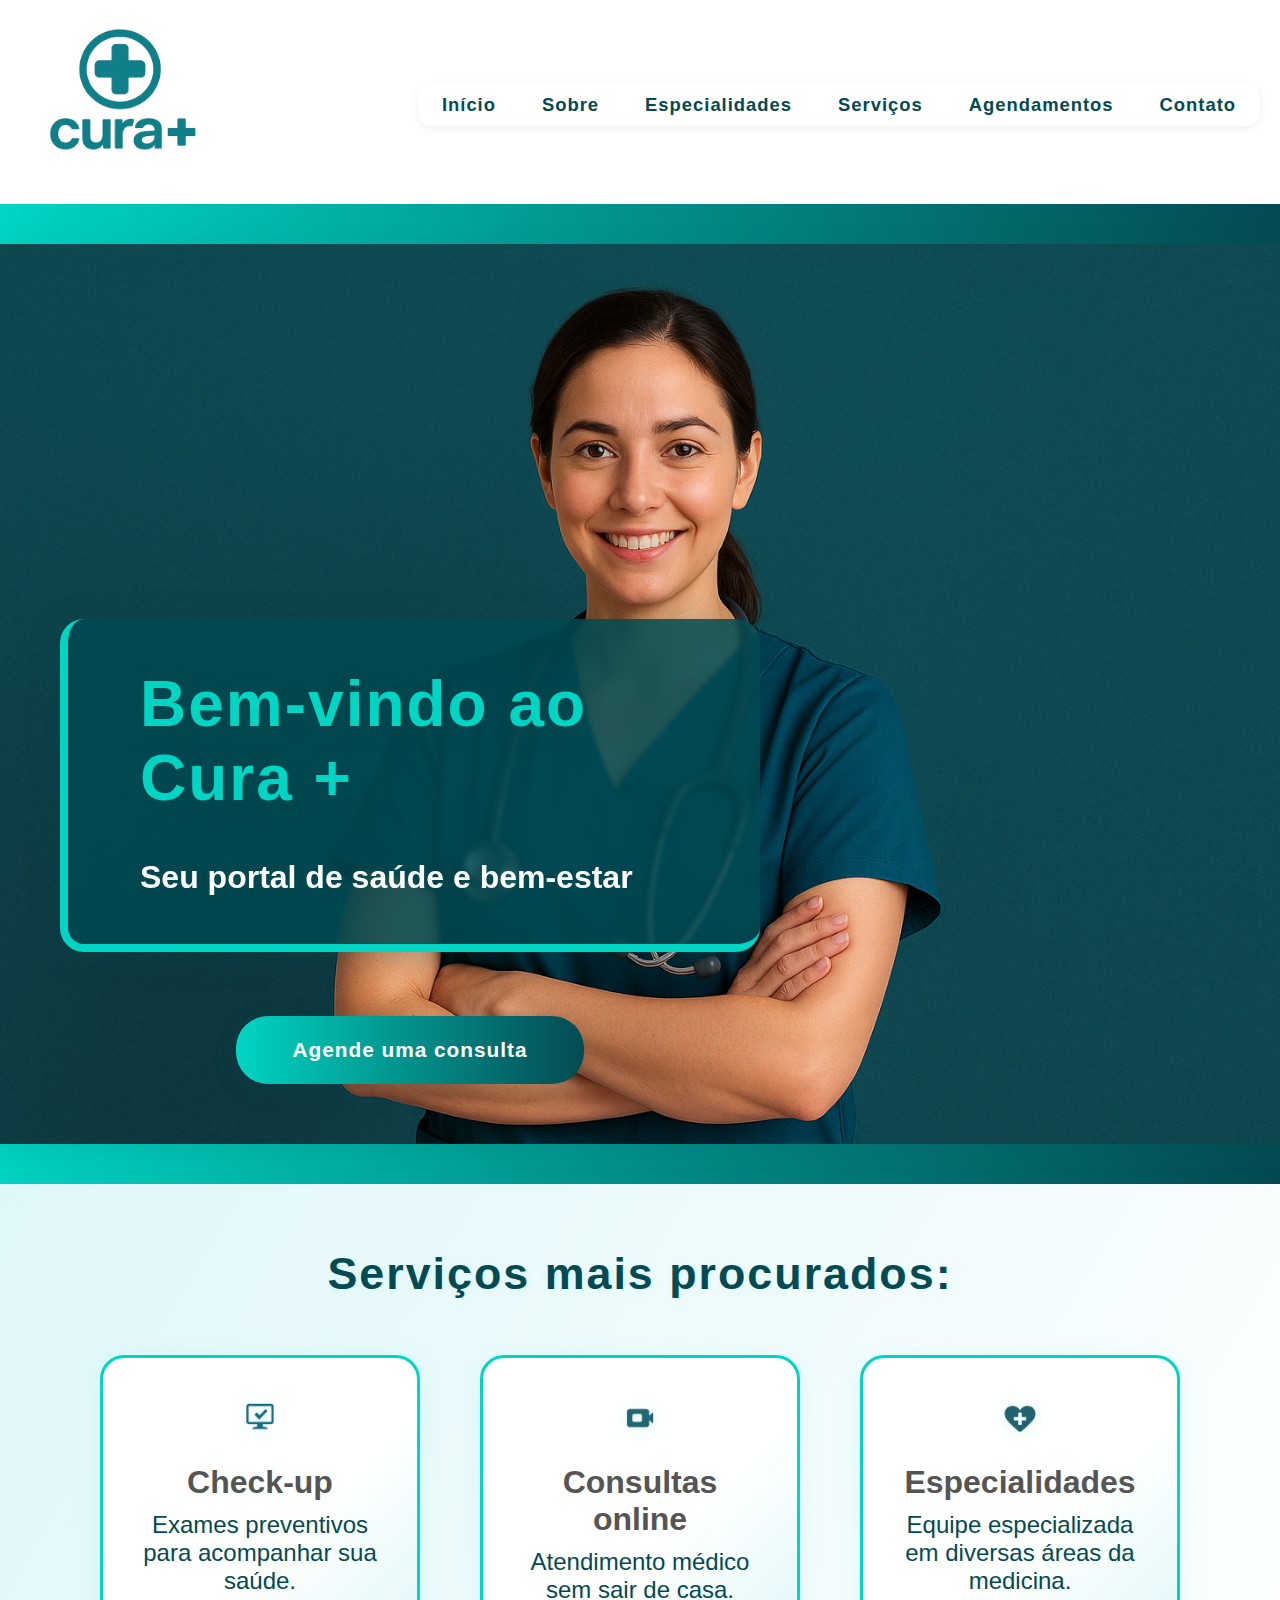
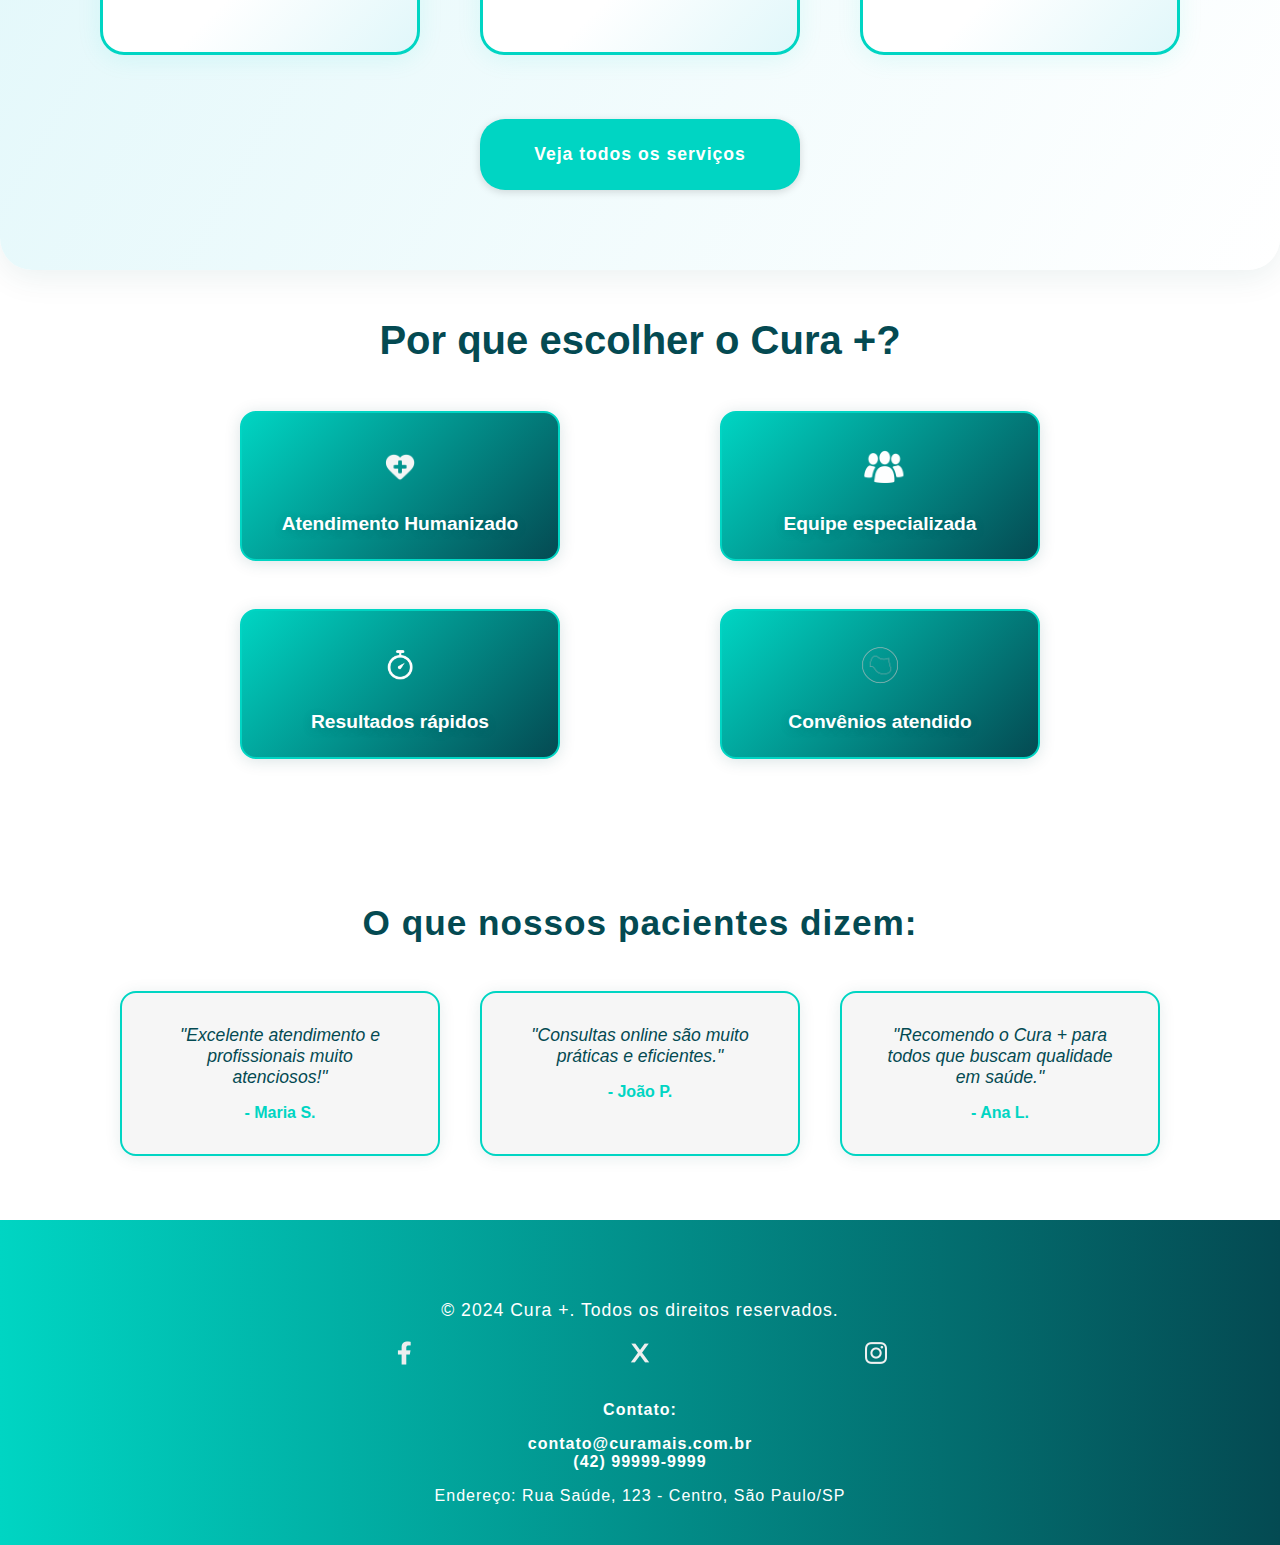
<file: index.html>
<!DOCTYPE html>
<html lang="pt-br">
<head>
  <meta charset="UTF-8">
  <meta name="viewport" content="width=device-width, initial-scale=1.0">
  <title>Cura +</title>
  <link rel="stylesheet" href="style.css">
  <link rel="stylesheet" href="especialidades-style.css">
</head>
<body>
  <header>
    <a href="index.html"><img src="logo2.png" alt="Logo Cura +" width="200px"></a>
    <nav>
      <ul>
        <li><a href="index.html">Início</a></li>
        <li><a href="sobre.html">Sobre</a></li>
        <li><a href="especialidades.html">Especialidades</a></li>
        <li><a href="#servicos">Serviços</a></li>
        <li><a href="agendamento.html">Agendamentos</a></li>
        <li><a href="#footer">Contato</a></li>
      </ul>
    </nav>
  </header>
  <div class="divisoria"></div>
  <main>
    <section id="hero">
    <div class="hero-content">
        <div class="hero-text">
            <h1>Bem-vindo ao Cura +</h1>
            <p>Seu portal de saúde e bem-estar</p>
        </div>
        <a href="agendamento.html" class="btn">Agende uma consulta</a>
      </div>
    </section>

    <div class="divisoria"></div>

<section id="servicos">
  <h2>Serviços mais procurados:</h2>
  <div class="procurados">
    <dl>
      <div>
        <img src="check.png" alt="serviço check-up">
        <dt>Check-up</dt>
        <dd>Exames preventivos para acompanhar sua saúde.</dd>
      </div>
      <div>
        <img src="online.png" alt="serviço online" width="20px">
        <dt>Consultas online</dt>
        <dd>Atendimento médico sem sair de casa.</dd>
      </div>
      <div>
        <img src="Especialidades.png" alt="Especialidades">
        <dt>
          <a href="especialidades.html" class="card-link">Especialidades</a>
        </dt>
        <dd>Equipe especializada em diversas áreas da medicina.</dd>
      </div>
    </dl>

    <a href="servicos.html" class="btn">Veja todos os serviços</a>
  </div>
</section>

<section id="escolha">
  <h2>Por que escolher o Cura +?</h2>
  <div class="escolha-conteudo">
    <ul>
      <div>
        <img src="atendimento.png" alt="atendimento humanizado" >
        <li>Atendimento Humanizado</li>
      </div>
      <div>
        <img src="equipe.png" alt="equipe">
        <li>Equipe especializada</li>
      </div>
      <div>
        <img src="rapido.png" alt="resultado rápido">
        <li>Resultados rápidos</li>
      </div>
      <div>
        <img src="convenio.png" alt="covenios atendido">
        <li>Convênios atendido</li>
      </div>
    </ul>
  </div>
</section>

<section id="depoimentos">
  <h2>O que nossos pacientes dizem:</h2>
  <div class="depoimentos-conteudo">
    <div class="depoimento">
      <p>"Excelente atendimento e profissionais muito atenciosos!"</p>
      <span>- Maria S.</span>
    </div>
    <div class="depoimento">
      <p>"Consultas online são muito práticas e eficientes."</p>
      <span>- João P.</span>
    </div>
    <div class="depoimento">
      <p>"Recomendo o Cura + para todos que buscam qualidade em saúde."</p>
      <span>- Ana L.</span>
    </div>
  </div>
</section>

<div class="divisoria"></div>

<footer id="footer">
  <p>&copy; 2024 Cura +. Todos os direitos reservados.</p>
  <div class="social-media">
    <a href="https://facebook.com" target="_blank" rel="noopener noreferrer">
      <img src="facebook.png" alt="Facebook" width="48px">
    </a>
    <a href="https://x.com/"><img src="X.png" alt="X" width="48px"></a>
    <a href="https://www.instagram.com/"><img src="instagram.png" alt="Instagram" width="48px"></a>
  </div>
  <div class="contato-footer">
    <p><strong>Contato:</strong></p>
    <p>
      <a href="mailto:contato@curamais.com.br">contato@curamais.com.br</a> <br>
      <a href="tel:+5542999999999">(42) 99999-9999</a>
    </p>
    <p>Endereço: Rua Saúde, 123 - Centro, São Paulo/SP</p>
  </div>
</footer>
<script src="global.js" defer></script>
<script src="social.js" defer></script>
</body>
</html>
</file>
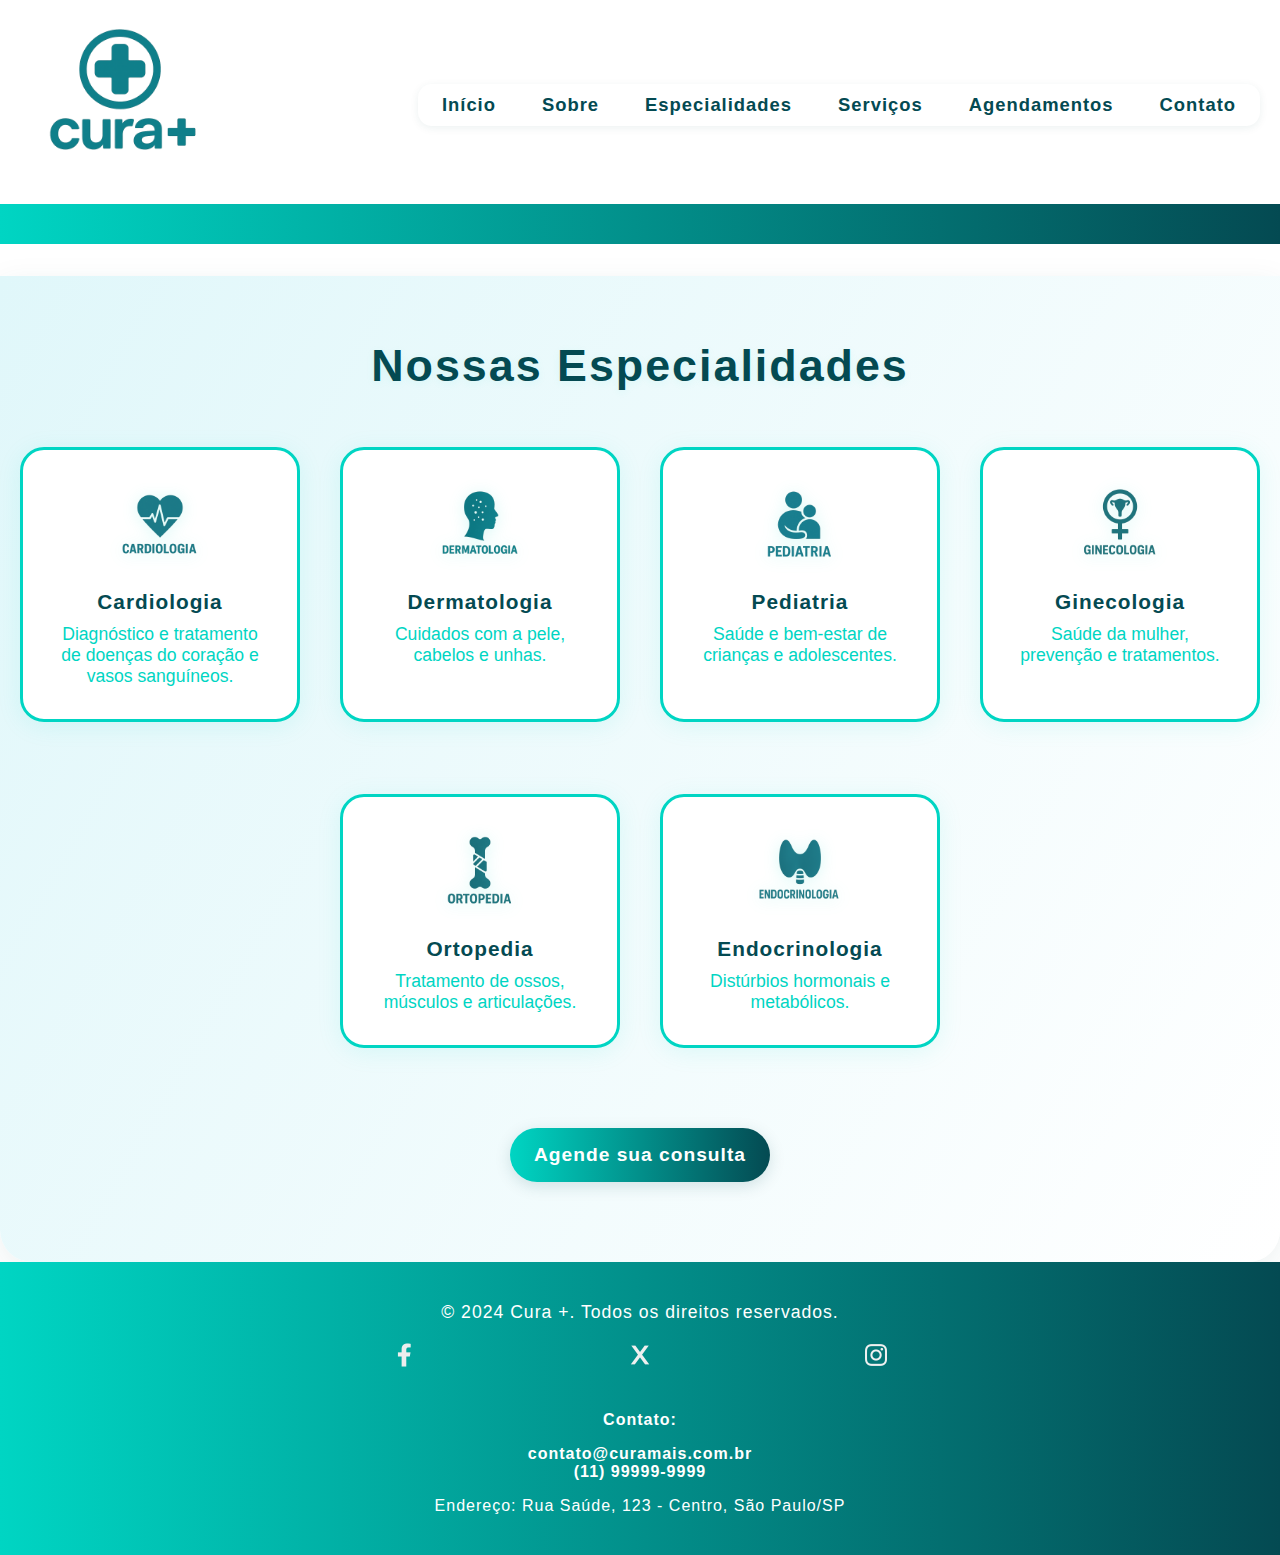
<file: especialidades.html>
<!DOCTYPE html>
<html lang="pt-br">
<head>
  <meta charset="UTF-8">
  <meta name="viewport" content="width=device-width, initial-scale=1.0">
  <title>Especialidades - Cura +</title>
  <link rel="stylesheet" href="style.css">
  <link rel="stylesheet" href="especialidades-style.css">
</head>
<body>
  <header>
    <a href="index.html"><img src="logo2.png" alt="Logo Cura +" width="200px"></a>
    <nav>
      <ul>
        <li><a href="index.html">Início</a></li>
        <li><a href="sobre.html">Sobre</a></li>
        <li><a href="especialidades.html">Especialidades</a></li>
        <li><a href="servicos.html">Serviços</a></li>
        <li><a href="agendamento.html">Agendamentos</a></li>
        <li><a href="#footer">Contato</a></li>
      </ul>
    </nav>
  </header>
  <div class="divisoria"></div>
  <main>
    <section id="especialidades">
      <h1>Nossas Especialidades</h1>
      <div class="especialidades-lista">
        <div class="especialidade-card" data-service="Cardiologia">
          <img src="cardiologia.png" alt="Cardiologia">
          <h2>Cardiologia</h2>
          <p>Diagnóstico e tratamento de doenças do coração e vasos sanguíneos.</p>
        </div>
        <div class="especialidade-card" data-service="Dermatologia">
          <img src="dermatologia.png" alt="Dermatologia">
          <h2>Dermatologia</h2>
          <p>Cuidados com a pele, cabelos e unhas.</p>
        </div>
        <div class="especialidade-card" data-service="Pediatria">
          <img src="pediatria.png" alt="Pediatria">
          <h2>Pediatria</h2>
          <p>Saúde e bem-estar de crianças e adolescentes.</p>
        </div>
        <div class="especialidade-card" data-service="Ginecologia">
          <img src="ginecologia.png" alt="Ginecologia">
          <h2>Ginecologia</h2>
          <p>Saúde da mulher, prevenção e tratamentos.</p>
        </div>
        <div class="especialidade-card" data-service="Ortopedia">
          <img src="ortopedia.png" alt="Ortopedia">
          <h2>Ortopedia</h2>
          <p>Tratamento de ossos, músculos e articulações.</p>
        </div>
        <div class="especialidade-card" data-service="Endocrinologia">
          <img src="endocrinologia.png" alt="Endocrinologia">
          <h2>Endocrinologia</h2>
          <p>Distúrbios hormonais e metabólicos.</p>
        </div>
      </div>
      <a href="agendamento.html" class="btn-agendar">Agende sua consulta</a>
    </section>
  </main>

  <footer id="footer">
    <p>&copy; 2024 Cura +. Todos os direitos reservados.</p>
    <div class="social-media">
      <a href="https://facebook.com" target="_blank" rel="noopener noreferrer">
        <img src="facebook.png" alt="Facebook" width="32px">
      </a>
      <a href="#"><img src="X.png" alt="X" width="32px"></a>
      <a href="#"><img src="instagram.png" alt="Instagram" width="32px"></a>
    </div>
    <div class="contato-footer">
      <p><strong>Contato:</strong></p>
      <p>
        <a href="mailto:contato@curamais.com.br">contato@curamais.com.br</a> <br>
        <a href="tel:+5511999999999">(11) 99999-9999</a>
      </p>
      <p>Endereço: Rua Saúde, 123 - Centro, São Paulo/SP</p>
    </div>
  </footer>
  <script src="global.js" defer></script>
  <script src="especialidades.js" defer></script>
  <script src="social.js" defer></script>
</body>
</html>
</file>
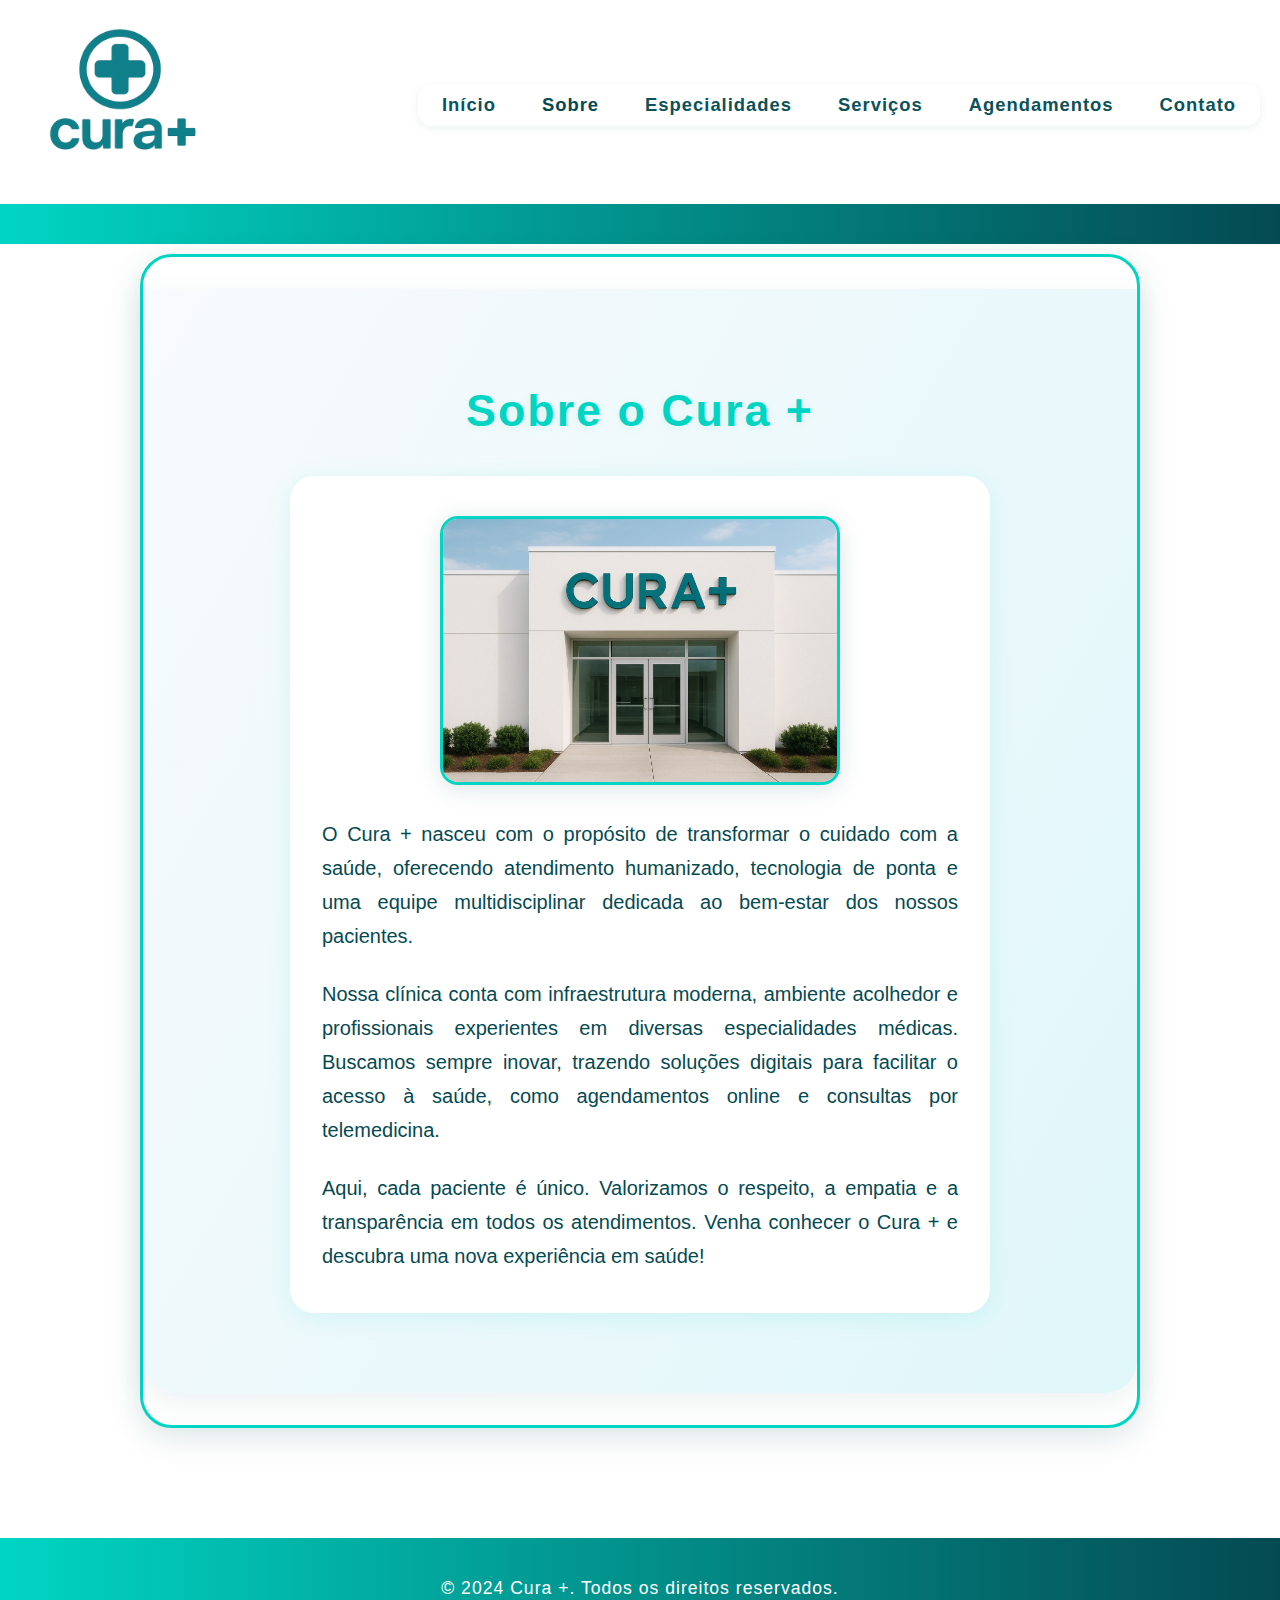
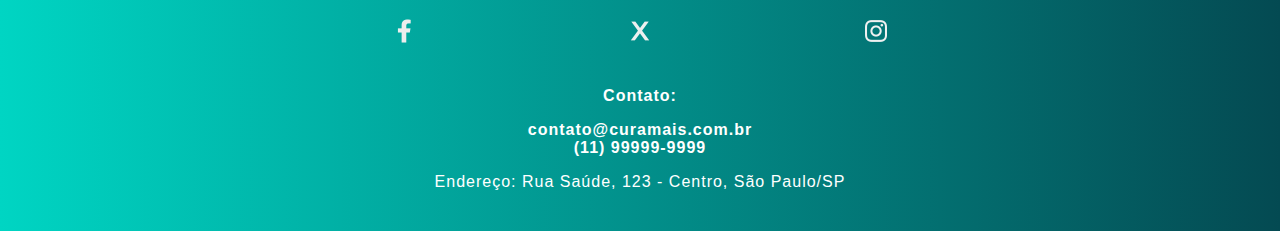
<file: sobre.html>
<!DOCTYPE html>
<html lang="pt-br">
<head>
  <meta charset="UTF-8">
  <meta name="viewport" content="width=device-width, initial-scale=1.0">
  <title>Sobre - Cura +</title>
  <link rel="stylesheet" href="style.css">
  <link rel="stylesheet" href="sobre-style.css">
</head>
<body>
  <header>
    <a href="index.html"><img src="logo2.png" alt="Logo Cura +" width="200px"></a>
    <nav>
      <ul>
        <li><a href="index.html">Início</a></li>
        <li><a href="sobre.html">Sobre</a></li>
        <li><a href="especialidades.html">Especialidades</a></li>
        <li><a href="servicos.html">Serviços</a></li>
        <li><a href="agendamento.html">Agendamentos</a></li>
        <li><a href="#footer">Contato</a></li>
      </ul>
    </nav>
  </header>
  <div class="divisoria"></div>
  <main>
    <section id="sobre">
      <h1>Sobre o Cura +</h1>
      <div class="sobre-conteudo">
        <img src="imagem da clinica.png" alt="Imagem da clínica">
        <div class="sobre-conteudo-texto">
          <p>
            O Cura + nasceu com o propósito de transformar o cuidado com a saúde, oferecendo atendimento humanizado, tecnologia de ponta e uma equipe multidisciplinar dedicada ao bem-estar dos nossos pacientes.
          </p>
          <p>
            Nossa clínica conta com infraestrutura moderna, ambiente acolhedor e profissionais experientes em diversas especialidades médicas. Buscamos sempre inovar, trazendo soluções digitais para facilitar o acesso à saúde, como agendamentos online e consultas por telemedicina.
          </p>
          <p>
            Aqui, cada paciente é único. Valorizamos o respeito, a empatia e a transparência em todos os atendimentos. Venha conhecer o Cura + e descubra uma nova experiência em saúde!
          </p>
        </div>
      </div>
    </section>
  </main>

  <footer id="footer">
    <p>&copy; 2024 Cura +. Todos os direitos reservados.</p>
    <div class="social-media">
      <a href="#" target="_blank" rel="noopener noreferrer">
        <img src="facebook.png" alt="Facebook" width="32px">
      </a>
      <a href="#"><img src="X.png" alt="X" width="32px"></a>
      <a href="#"><img src="instagram.png" alt="Instagram" width="32px"></a>
    </div>
    <div class="contato-footer">
      <p><strong>Contato:</strong></p>
      <p>
        <a href="mailto:contato@curamais.com.br">contato@curamais.com.br</a> <br>
        <a href="tel:+5511999999999">(11) 99999-9999</a>
      </p>
      <p>Endereço: Rua Saúde, 123 - Centro, São Paulo/SP</p>
    </div>
  </footer>

  <script src="global.js" defer></script>
  <script src="social.js" defer></script>
</body>
</html>
</file>
<file: style.css>
* {
  margin: 0;
  padding: 0;
  box-sizing: border-box;
  font-family: Arial, sans-serif;
}


header {
  padding: 0px 20px;
  display: flex;
  justify-content: space-between;
  align-items: center;
  background: transparent; 
  position: relative;
  width: 100%;
  z-index: 10;
}

header img {
  transition: transform 0.3s ease;
}

header img:hover {
  transform: scale(1.05);
}

header nav {
  margin-left: 0; /* Corrigido */
}

header nav ul {
  list-style: none;
  display: flex;
  justify-content: center;
  gap: 0.1px;
  padding: 0 0.1px;
  background: transparent; /* Mantém o nav totalmente transparente */
  border-radius: 2px;
  box-shadow: 0 1px 1px rgba(0,74,82,0.01);
  margin-top: 0;
}

header nav ul li {
  transition: transform 0.3s;
}

header nav ul li:hover {
  transform: translateY(-4px) scale(1.08);
}

header nav ul li a {
  text-decoration: none;
  font-size: 1.15rem;
  color: #fff;
  font-family: 'Trebuchet MS', sans-serif;
  transition: color 0.3s, transform 0.3s;
  display: inline-block;
  padding: 10px 24px;
  border-radius: 20px;
  font-weight: bold;
  letter-spacing: 1px;
}

header nav ul li a:hover {
  transform: scale(1.13);
  color: #00d5c3;
  background: rgba(0,213,195,0.12);
  box-shadow: 0 2px 12px rgba(0,213,195,0.10);
}

.hero {
    display: flex;
    justify-content: center;
}

main img {
    width: 100%;
    display: flex;
    
}

#hero {
    position: relative;
    display: flex;
    align-items: flex-end;
    justify-content: flex-start;
    height: 100vh;
    background: url('plano de fundo.png') center center/cover no-repeat;
    color: #fff;
    text-align: left;
    padding: 60px;
    box-shadow: 0 8px 32px rgba(0,74,82,0.12);
}

.hero-content {
    display: flex;
    flex-direction: column;
    align-items: flex-start; 
    gap: 32px;
}

.hero-text {
    z-index: 2;
    background: rgba(0, 74, 82, 0.85);
    padding: 48px 72px;
    border-radius: 24px;
    box-shadow: 0 4px 32px rgba(0,74,82,0.25);
    font-size: 3.5rem;
    font-weight: bold;
    max-width: 700px;
    display: flex;
    flex-direction: column;
    align-items: center; 
    gap: 32px;
    border-left: 8px solid #00d5c3;
    border-bottom: 8px solid #00d5c3;
    backdrop-filter: blur(2px);
}

.hero-text h1 {
    width: 100%;
    text-align: left;
    font-size: 4rem;
    color: #00d5c3;
    letter-spacing: 2px;
    text-shadow: 0 4px 24px rgba(0,74,82,0.25);
}

.hero-text p {
    width: 100%;
    text-align: left;
    font-size: 2rem;
    color: #fff;
    text-shadow: 0 2px 8px rgba(0,74,82,0.15);
    margin-top: 12px;
}

.btn {
    margin-top: 32px;
    align-self: center;
    padding: 22px 56px;
    background: linear-gradient(90deg, #00d5c3 0%, #044a52 100%);
    color: #fff;
    border: none;
    border-radius: 32px;
    font-size: 1.3rem;
    cursor: pointer;
    transition: background 0.3s, transform 0.3s, box-shadow 0.3s;
    text-decoration: none;
    font-weight: bold;
    box-shadow: 0 6px 24px rgba(0,74,82,0.18);
    letter-spacing: 1px;
    position: relative;
    overflow: hidden;
}

.btn::after {
    content: "";
    position: absolute;
    left: 0; top: 0;
    width: 100%; height: 100%;
    background: rgba(255,255,255,0.10);
    opacity: 0;
    transition: opacity 0.3s;
    border-radius: 32px;
}

.btn:hover {
    background: linear-gradient(90deg, #044a52 0%, #00d5c3 100%);
    transform: scale(1.08);
    box-shadow: 0 12px 32px rgba(0,213,195,0.22);
}

.btn:hover::after {
    opacity: 1;
}

#servicos {
  text-align: center;
  margin-top: 0px;
  background: linear-gradient(120deg, #e0f7fa 0%, #ffffff 100%);
  padding: 64px 0 80px 0;
  box-shadow: 0 8px 32px rgba(0,74,82,0.08);
  border-radius: 0 0 32px 32px;
}

#servicos h2 {
  color: #044a52;
  font-size: 2.8rem;
  margin-bottom: 56px;
  font-family: 'Trebuchet MS', sans-serif;
  letter-spacing: 2px;
  text-shadow: 0 2px 8px rgba(0,213,195,0.08);
}

dl {
  font-family: Arial, sans-serif;
  color: #555;
}

.procurados dl {
  display: flex;
  gap: 60px; 
  justify-content: center;
  flex-wrap: wrap;
}

.procurados dt,
.procurados dd {
  margin: 0;
  padding: 0;
}

.procurados dl > div {
  display: flex;
  flex-direction: column;
  align-items: center; 
  text-align: center;  
  border: 3px solid #00d5c3; 
  border-radius: 24px;       
  padding: 32px 40px;          
  background: linear-gradient(135deg, #ffffff 60%, #e0f7fa 100%);
  box-shadow: 0 4px 24px rgba(0,213,195,0.10);
  transition: transform 0.3s, box-shadow 0.3s, border-color 0.3s;
  min-width: 220px;
  max-width: 320px;
}

.procurados dl > div:hover {
  transform: translateY(-12px) scale(1.04);
  box-shadow: 0 12px 32px rgba(0, 213, 195, 0.18);
  border-color: #044a52;
  cursor: pointer;
}

.procurados dl > div img {
  width: 56px;
  height: 56px;
  object-fit: contain;
  margin-bottom: 18px;
  filter: drop-shadow(0 2px 8px rgba(0,213,195,0.15));
}

.procurados dt {
  font-weight: bold;
  margin-bottom: 10px;
  font-size: 2rem;
}

.procurados dd {
  color: #044a52;
  margin-bottom: 16px;
  font-size: 1.5rem;
}

.procurados .btn {
  width: 320px;
  margin: 64px auto 0 auto;
  display: block;
  padding: 25px 40px; 
  background: #00d5c3;
  color: #fff;
  border: none;
  border-radius: 25px;
  font-size: 1.1rem;
  cursor: pointer;
  transition: background 0.3s, transform 0.3s;
  font-weight: bold;
  box-shadow: 0 2px 8px rgba(0,0,0,0.15);

}

.procurados .btn:hover {
  background: #044a52;
  transform: scale(1.05);
}

.divisoria {
  width: 100%;
  height: 40px;
  background: linear-gradient(to right, #00d5c3 0%, #044a52 100%);
  border: none;
  margin: 0;
}

html {
  scroll-behavior: smooth;
}

.card-link {
  color: inherit;
  text-decoration: none;
  font-weight: bold;
  transition: color 0.3s;
}

.card-link:hover {
  color: #00d5c3;
}

#escolha h2 {
  text-align: center;
  color: #044a52;
  font-size: 2.5rem;
  margin: 48px 0;
  font-family: 'Trebuchet MS', sans-serif;
}

.escolha-conteudo ul {
  display: flex;
  flex-wrap: wrap;
  gap: 48px 160px; 
  justify-content: center;
  list-style: none;
  padding: 0;
  margin: 0;
  max-width: 900px; 
  margin-left: auto;
  margin-right: auto;
}

.escolha-conteudo ul > div {
  background: linear-gradient(135deg, #00d5c3 0%, #044a52 100%);
  border: 2px solid #00d5c3;
  border-radius: 16px;
  padding: 24px 32px;
  display: flex;
  flex-direction: column;
  align-items: center;
  min-width: 160px;
  box-shadow: 0 2px 16px rgba(0,74,82,0.15);
  transition: transform 0.2s, box-shadow 0.2s;
  flex: 1 1 300px;
  max-width: 320px;
}

.escolha-conteudo ul > div:hover {
  transform: scale(1.07);
  border-color: #044a52;
  box-shadow: 0 4px 24px rgba(0,213,195,0.18);
  cursor: pointer;
}

.escolha-conteudo ul > div img {
  width: 60px;
  height: 60px;
  object-fit: contain;
  margin-bottom: 16px;
}

.escolha-conteudo ul > div li {
  color: #fff;
  font-size: 1.2rem;
  text-align: center;
  font-weight: bold;
  margin: 0;
  padding: 0;
  text-shadow: 0 2px 8px rgba(0,74,82,0.25);
}

@media (max-width: 900px) {
  .escolha-conteudo ul {
    flex-direction: column;
    align-items: center;
  }
  .escolha-conteudo ul > div {
    max-width: 90%;
  }
}

#depoimentos {
  background: #fff;
  padding: 64px 0;
  margin-top: 80px; 
}

#depoimentos h2 {
  color: #044a52;
  text-align: center;
  font-size: 2.2rem;
  margin-bottom: 48px;
  letter-spacing: 1px;
}

.depoimentos-conteudo {
  display: flex;
  gap: 40px;
  justify-content: center;
  flex-wrap: wrap;
}

.depoimento {
  background: #f6f6f6;
  border: 2px solid #00d5c3;
  border-radius: 16px;
  box-shadow: 0 2px 16px rgba(0,74,82,0.10);
  padding: 32px 40px;
  max-width: 320px;
  color: #044a52;
  font-size: 1.1rem;
  display: flex;
  flex-direction: column;
  align-items: center;
  text-align: center;
  transition: transform 0.2s, box-shadow 0.2s;
  cursor: pointer;
}

.depoimento:hover {
  transform: scale(1.05);
  box-shadow: 0 4px 24px rgba(0,213,195,0.18);
  border-color: #044a52;
}

.depoimento p {
  font-style: italic;
  margin-bottom: 16px;
  color: #044a52;
}

.depoimento span {
  font-weight: bold;
  color: #00d5c3;
  font-size: 1rem;
}

@media (max-width: 900px) {
  .depoimentos-conteudo {
    flex-direction: column;
    align-items: center;
    gap: 32px;
  }
  .depoimento {
    max-width: 90%;
  }
}

footer {
  background: linear-gradient(to left, #044a52 0%, #00d5c3 100%);
  color: #fff;
  text-align: center;
  padding: 40px 0 24px 0;
  font-size: 1.1rem;
  letter-spacing: 1px;
  margin-top: 0;
}

footer p {
  margin-bottom: 16px;
  font-family: 'Trebuchet MS', sans-serif;
}

footer .social-media {
  display: flex;
  justify-content: center;
  gap: 204px; 
  margin-top: 8px;
}

footer .social-media a {
  color: #fff;
  font-size: 2rem;
  transition: color 0.3s, transform 0.3s;
  text-decoration: none;
}

footer .social-media a:hover {
  color: #00d5c3;
  transform: scale(1.2);
}

footer .social-media img {
  width: 32px;
  height: 32px;
  object-fit: contain;
}

.contato-footer {
  margin-top: 32px;
  color: #fff;
  font-size: 1rem;
  text-align: center;
}

.contato-footer a {
  color: #ffffff;
  text-decoration: none;
  font-weight: bold;
  transition: color 0.3s;
}

.contato-footer a:hover {
  color: #fff;
  text-decoration: underline;
}


.back-to-top {
  position: fixed;
  right: 16px;
  bottom: 90px;
  background: #044a52;
  color: #fff;
  padding: 10px 12px;
  border-radius: 999px;
  box-shadow: 0 6px 18px rgba(0,0,0,0.15);
  cursor: pointer;
  display: none;
  z-index: 9999; 
  border: none;
  font-size: 18px;
}
.back-to-top:focus { outline: 2px solid #00d5c3; }


body.dark {
  background: #0b1f22;
  color: #e6f7f6;
}
body.dark header, body.dark .main, body.dark .medico-card {
  background: rgba(0,0,0,0.25);
}


.nav-badge {
  background: #00d5c3;
  color: #044a52;
  font-weight: 700;
  padding: 2px 8px;
  border-radius: 12px;
  margin-left: 8px;
  font-size: 0.85rem;
  vertical-align: middle;
}


.form-actions { justify-content: center; }
#agendamento-msg { text-align: center; }
</file>
<file: especialidades-style.css>
/* Header e nav padronizados */
header {
  padding: 0px 20px;
  display: flex;
  justify-content: space-between;
  align-items: center;
  background: transparent;
  position: relative;
  width: 100%;
  z-index: 10;
}

header img {
  transition: transform 0.3s ease;
  max-width: 200px;
}

header img:hover {
  transform: scale(1.05);
}

header nav {
  margin-left: 160px;
}

header nav ul {
  list-style: none;
  display: flex;
  justify-content: center;
  gap: 10px;
  padding: 2px 6px;
  background: transparent;
  border-radius: 14px;
  box-shadow: 0 2px 8px rgba(0,74,82,0.08);
  margin-top: 6px;
}

header nav ul li {
  transition: transform 0.3s;
}

header nav ul li:hover {
  transform: translateY(-4px) scale(1.08);
}

header nav ul li a {
  text-decoration: none;
  font-size: 1.15rem;
  color: #044a52 !important;
  font-family: 'Trebuchet MS', sans-serif;
  transition: color 0.3s, transform 0.3s;
  display: inline-block;
  padding: 8px 18px;
  border-radius: 18px;
  font-weight: bold;
  letter-spacing: 1px;
  background: none;
}

header nav ul li a:hover {
  transform: scale(1.13);
  color: #00d5c3;
  background: rgba(0,213,195,0.10);
  box-shadow: 0 2px 12px rgba(0,213,195,0.10);
}

#especialidades {
  text-align: center;
  background: linear-gradient(120deg, #e0f7fa 0%, #ffffff 100%);
  padding: 64px 0 80px 0;
  box-shadow: 0 8px 32px rgba(0,74,82,0.08);
  border-radius: 0 0 32px 32px;
  margin-top: 32px;
}

#especialidades h1 {
  color: #044a52;
  font-size: 2.8rem;
  margin-bottom: 56px;
  font-family: 'Trebuchet MS', sans-serif;
  letter-spacing: 2px;
  text-shadow: 0 2px 8px rgba(0,213,195,0.08);
}

.especialidades-lista {
  display: flex;
  flex-wrap: wrap;
  gap: 40px;
  justify-content: center;
  margin-top: 24px;
}

.especialidade-card {
  background: #fff;
  border: 3px solid #00d5c3;
  border-radius: 24px;
  box-shadow: 0 4px 24px rgba(0,213,195,0.10);
  padding: 32px 28px;
  min-width: 220px;
  max-width: 280px;
  display: flex;
  flex-direction: column;
  align-items: center;
  transition: transform 0.3s, box-shadow 0.3s, border-color 0.3s;
  margin-bottom: 32px;
}

.especialidade-card:hover {
  transform: translateY(-12px) scale(1.04);
  box-shadow: 0 12px 32px rgba(0, 213, 195, 0.18);
  border-color: #044a52;
  cursor: pointer;
}

.especialidade-card img {
  width: 90px;
  height: 90px;
  object-fit: contain;
  margin-bottom: 18px;
  filter: drop-shadow(0 2px 8px rgba(0,213,195,0.15));
}

.especialidade-card h2 {
  font-weight: bold;
  margin-bottom: 10px;
  font-size: 1.3rem;
  color: #044a52;
  letter-spacing: 1px;
}

.especialidade-card p {
  color: #00d5c3;
  font-size: 1.1rem;
  font-family: 'Trebuchet MS', sans-serif;
  text-align: center;
}

.btn-agendar {
  display: block;
  width: 260px;
  margin: 48px auto 0 auto;
  padding: 16px 0;
  background: linear-gradient(90deg, #00d5c3 0%, #044a52 100%);
  color: #fff;
  border: none;
  border-radius: 30px;
  font-size: 1.2rem;
  font-family: 'Trebuchet MS', sans-serif;
  font-weight: bold;
  text-align: center;
  text-decoration: none;
  box-shadow: 0 4px 16px rgba(0,74,82,0.15);
  letter-spacing: 1px;
  transition: background 0.3s, transform 0.3s, box-shadow 0.3s;
}

.btn-agendar:hover {
  background: linear-gradient(90deg, #044a52 0%, #00d5c3 100%);
  transform: scale(1.07);
  box-shadow: 0 8px 24px rgba(0,213,195,0.18);
}

/* Responsivo */
@media (max-width: 900px) {
  .especialidades-lista {
    gap: 16px;
  }
  .especialidade-card {
    min-width: 140px;
    max-width: 98vw;
    padding: 18px 8px;
  }
  #especialidades h1 {
    font-size: 1.6rem;
  }
  .especialidade-card h2 {
    font-size: 1rem;
  }
  .especialidade-card p {
    font-size: 0.95rem;
  }
}
</file>
<file: sobre-style.css>
#sobre {
  background: linear-gradient(120deg, #f8fafc 0%, #e0f7fa 100%);
  padding: 64px 0 80px 0;
  min-height: 70vh;
  border-radius: 0 0 32px 32px;
  box-shadow: 0 8px 32px rgba(0,74,82,0.08);
  position: relative;
}


#sobre h1 {
  text-align: center;
  color: #00d5c3;
  font-size: 2.8rem;
  font-family: 'Trebuchet MS', sans-serif;
  letter-spacing: 2px;
  margin-bottom: 40px;
  margin-top: 32px;
  text-shadow: 0 2px 8px rgba(0,213,195,0.10);
}


.sobre-conteudo {
  display: flex;
  flex-direction: column;
  align-items: center;
  max-width: 700px;
  margin: 0 auto;
  background: #fff;
  border-radius: 24px;
  box-shadow: 0 4px 24px rgba(0,213,195,0.12);
  padding: 40px 32px;
}


.sobre-conteudo img {
  width: 400px;
  max-width: 90vw;
  border-radius: 18px;
  box-shadow: 0 4px 24px rgba(0,74,82,0.14);
  margin-bottom: 32px;
  object-fit: cover;
  border: 3px solid #00d5c3;
  transition: transform 0.3s, box-shadow 0.3s;
  cursor: pointer;
}

.sobre-conteudo img:hover {
  transform: scale(1.05);
  box-shadow: 0 8px 32px rgba(0,74,82,0.20);
}


.sobre-conteudo-texto {
  width: 100%;
  display: flex;
  flex-direction: column;
  align-items: center;
}

.sobre-conteudo-texto p {
  color: #044a52;
  font-size: 1.25rem;
  line-height: 1.7;
  margin-bottom: 24px;
  text-align: justify;
  font-family: 'Trebuchet MS', sans-serif;
}

.sobre-conteudo-texto p:last-child {
  margin-bottom: 0;
}


header nav {
  margin-left: 160px; 
}

header nav ul {
  list-style: none;
  display: flex;
  justify-content: center;
  gap: 10px; 
  padding: 2px 6px; 
  background: transparent;
  border-radius: 14px;
  box-shadow: 0 2px 8px rgba(0,74,82,0.08);
  margin-top: 6px;
}

header nav ul li {
  transition: transform 0.3s;
}

header nav ul li:hover {
  transform: translateY(-4px) scale(1.08);
}

header nav ul li a {
  text-decoration: none;
  font-size: 1.15rem;
  color: #0b525a; 
  font-family: 'Trebuchet MS', sans-serif;
  transition: color 0.3s, transform 0.3s;
  display: inline-block;
  padding: 8px 18px;
  border-radius: 18px;
  font-weight: bold;
  letter-spacing: 1px;
  background: none;
}

header nav ul li a:hover {
  transform: scale(1.13);
  color: #00d5c3;
  background: rgba(0,213,195,0.10);
  box-shadow: 0 2px 12px rgba(0,213,195,0.10);
}

main {
  border: 3px solid #00d5c3;
  border-radius: 32px;
  box-shadow: 0 8px 32px rgba(0,74,82,0.15);
  background: #fff;
  max-width: 1000px;
  margin: 10px auto 110px auto; 
  padding: 32px 0;
}

@media (max-width: 900px) {
  .sobre-conteudo {
    padding: 24px 12px;
    max-width: 98vw;
  }
  .sobre-conteudo img {
    width: 90vw;
    max-width: 320px;
  }
  #sobre h1 {
    font-size: 2rem;
  }
  .sobre-conteudo-texto p {
    font-size: 1.1rem;
  }
}
</file>
